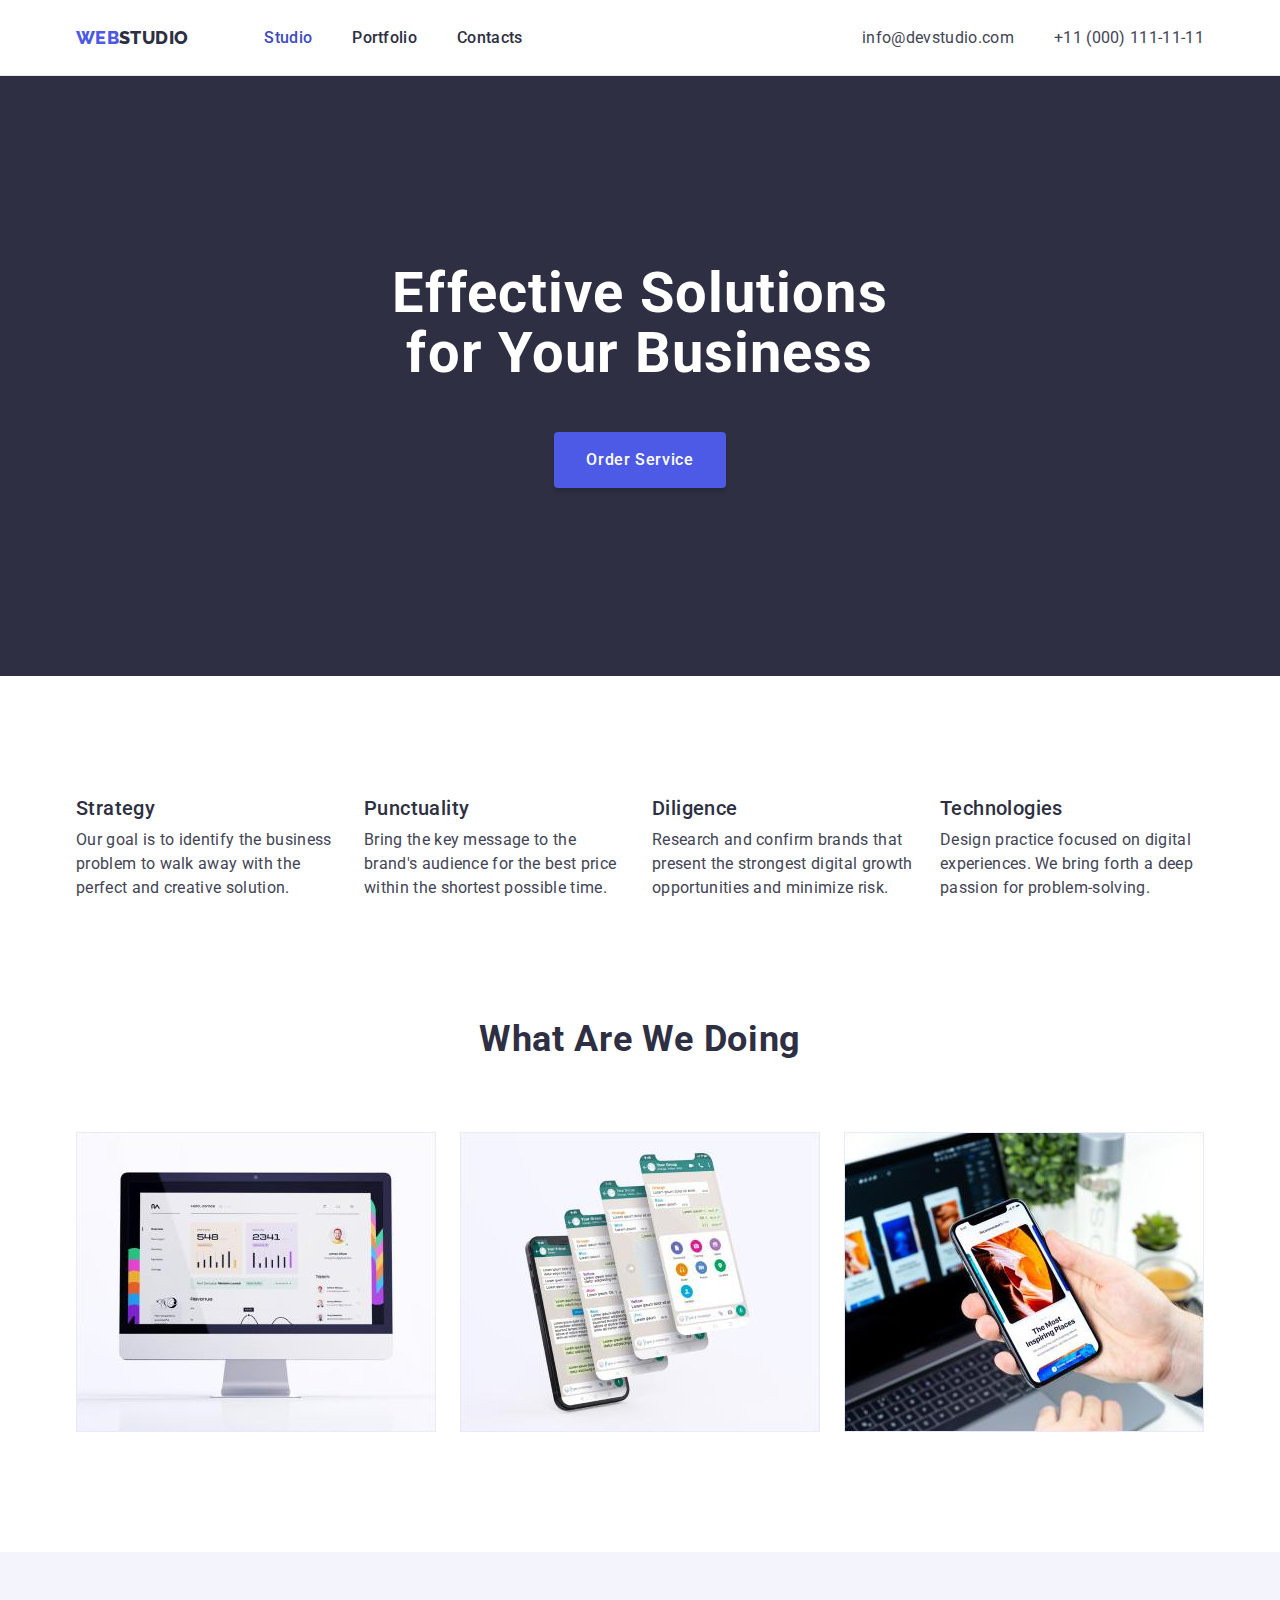
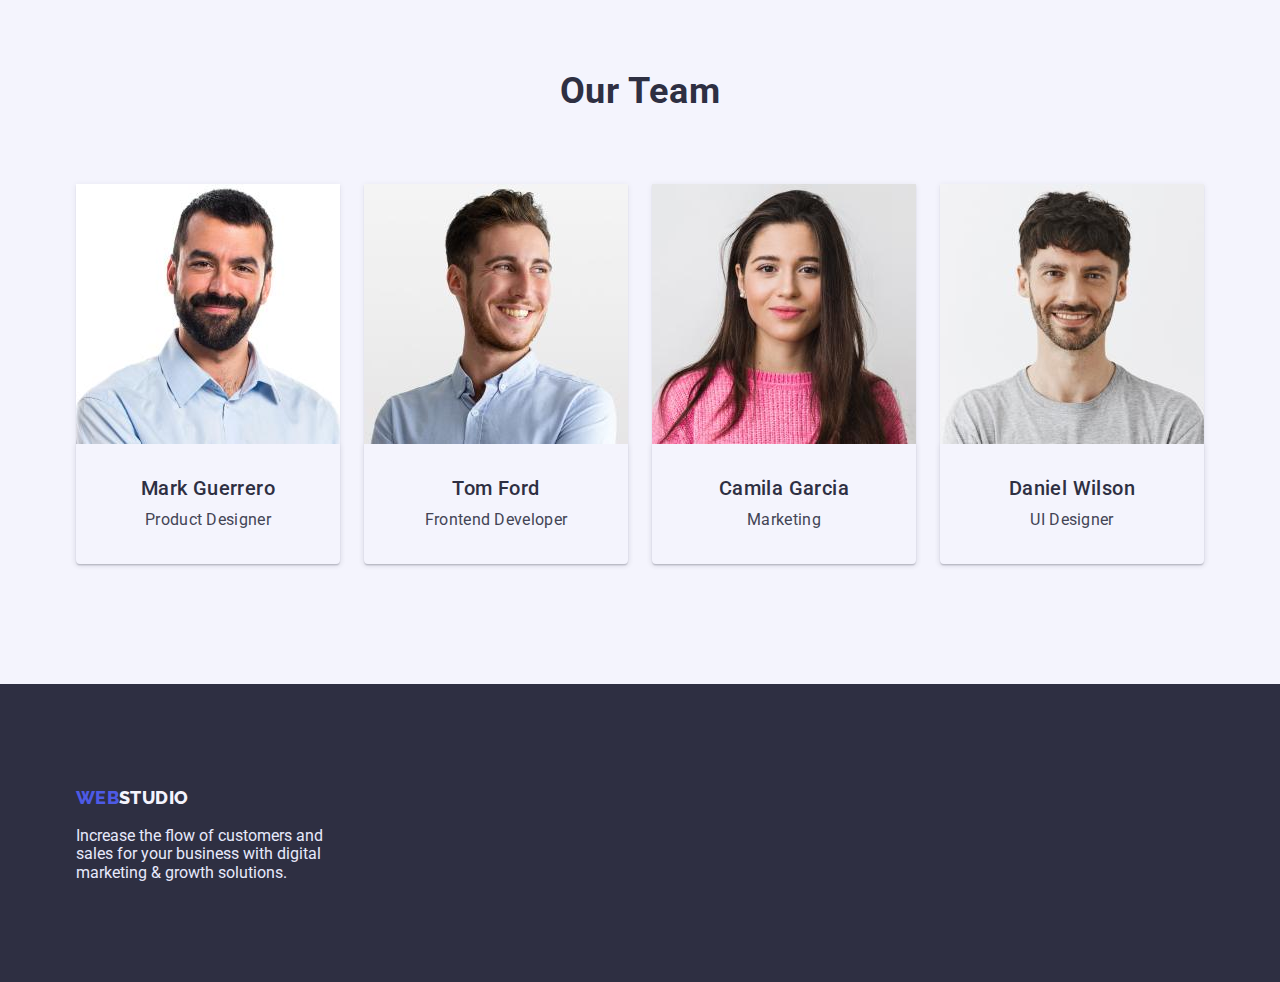
<file: index.html>
<!DOCTYPE html>
<html lang="en">

<head>
    <meta charset="UTF-8" />
    <meta http-equiv="X-UA-Compatible" content="IE=edge" />
    <meta name="viewport" content="width=device-width, initial-scale=1.0" />
    <title>WebStudio</title>
    <link rel="preconnect" href="https://fonts.googleapis.com" />
    <link rel="preconnect" href="https://fonts.gstatic.com" crossorigin />
    <link
        href="https://fonts.googleapis.com/css2?family=Raleway:wght@800&family=Roboto:wght@400;500;700;900&display=swap"
        rel="stylesheet" />
    <link rel="stylesheet" href="https://cdn.jsdelivr.net/npm/modern-normalize@1.1.0/modern-normalize.min.css" />
    <link rel="stylesheet" href="./css/style.css" />
</head>

<body>
    <header class="page-header">
        <div class="container navigation">
            <!--Menu Nav-->
            <nav class="menu">
                <!--Header Logo-->
                <a href="./index.html" class="link logo-part-one">Web<span
                        class="logo-part-two-header">Studio</span></a>

                <ul class="menu-items">
                    <li class="menu-item">
                        <a href="./index.html" class="link nav-link nav-link-active">Studio</a>
                    </li>

                    <li class="menu-item">
                        <a href="./portfolio.html" class="link nav-link">Portfolio</a>
                    </li>
                    <li class="menu-item">
                        <a href="" class="link nav-link">Contacts</a>
                    </li>
                </ul>
            </nav>

            <!--Contacts-->
            <address class="contacts">
                <ul class="contact-items">
                    <li class="contact-item">
                        <a href="mailto:info@devstudio.com" class="link contact-link">info@devstudio.com</a>
                    </li>

                    <li class="contact-item">
                        <a href="tel:+110001111111" class="link contact-link">+11 (000) 111-11-11</a>
                    </li>
                </ul>
            </address>
        </div>
    </header>

    <main>
        <!-- Studio Page Header -->
        <section class="studio-page-header">
            <div class="container">
                <div class="studio-page-header-content">
                    <h1 class="page-header-title">
                        Effective Solutions for Your Business
                    </h1>
                    <button type="button" class="btn page-header-btn">
                        Order Service
                    </button>
                </div>
            </div>
        </section>

        <!--Features-->
        <section class="features section">
            <h2 class="visually-hidden">Features</h2>
            <div class="container">
                <ul class="features-card-items">
                    <li class="features-card-item">
                        <h3 class="card-title">Strategy</h3>
                        <p class="card-descript">
                            Our goal is to identify the business problem to walk away with
                            the perfect and creative solution.
                        </p>
                    </li>

                    <li class="features-card-item">
                        <h3 class="card-title">Punctuality</h3>
                        <p class="card-descript">
                            Bring the key message to the brand's audience for the best price
                            within the shortest possible time.
                        </p>
                    </li>

                    <li class="features-card-item">
                        <h3 class="card-title">Diligence</h3>
                        <p class="card-descript">
                            Research and confirm brands that present the strongest digital
                            growth opportunities and minimize risk.
                        </p>
                    </li>

                    <li class="features-card-item">
                        <h3 class="card-title">Technologies</h3>
                        <p class="card-descript">
                            Design practice focused on digital experiences. We bring forth a
                            deep passion for problem-solving.
                        </p>
                    </li>
                </ul>
            </div>
        </section>
        <!--Direction-->
        <section class="directions">
            <div class="container">
                <h2 class="part-title">What are we doing</h2>

                <ul class="direction-items">
                    <li class="direction-item">
                        <img src="./images/studio/photo1.jpg" alt="Desktop" width="360" height="300" />
                    </li>

                    <li class="direction-item">
                        <img src="./images/studio/photo2.jpg" alt="Mobile" width="360" height="300" />
                    </li>

                    <li class="direction-item">
                        <img src="./images/studio/photo3.jpg" alt="Design" width="360" height="300" />
                    </li>
                </ul>
            </div>
        </section>

        <!--Our Team-->
        <section class="team section">
            <div class="container">
                <h2 class="part-title">Our Team</h2>
                <ul class="team-card-items">
                    <li class="team-card-item">
                        <img src="./images/studio/photo4.jpg" alt="Product Designer Mark Guerrero" width="264"
                            height="260" />
                        <div class="card-wrapper">
                            <h3 class="card-title text-center">Mark Guerrero</h3>
                            <p class="card-descript text-center">Product Designer</p>
                        </div>
                    </li>

                    <li class="team-card-item">
                        <img src="./images/studio/photo5.jpg" alt="Frontend Developer Tom Ford" width="264"
                            height="260" />
                        <div class="card-wrapper">
                            <h3 class="card-title text-center">Tom Ford</h3>
                            <p class="card-descript text-center">Frontend Developer</p>
                        </div>
                    </li>

                    <li class="team-card-item">
                        <img src="./images/studio/photo6.jpg" alt="Marketing Camila Garcia" width="264" height="260" />
                        <div class="card-wrapper">
                            <h3 class="card-title text-center">Camila Garcia</h3>
                            <p class="card-descript text-center">Marketing</p>
                        </div>
                    </li>

                    <li class="team-card-item">
                        <img src="./images/studio/photo7.jpg" alt="UI Designer Daniel Wilson" width="264"
                            height="260" />
                        <div class="card-wrapper">
                            <h3 class="card-title text-center">Daniel Wilson</h3>
                            <p class="card-descript text-center">UI Designer</p>
                        </div>
                    </li>
                </ul>
            </div>
        </section>
    </main>

    <footer class="page-footer">
        <div class="container">
            <div class="footer-container">
                <!--Footer Logo-->
                <a href="./index.html" class="link logo-part-one">Web<span
                        class="logo-part-two-footer">Studio</span></a>

                <p class="footer-descript">
                    Increase the flow of customers and sales for your business with
                    digital marketing & growth solutions.
                </p>
            </div>
        </div>
    </footer>
</body>

</html>
</file>
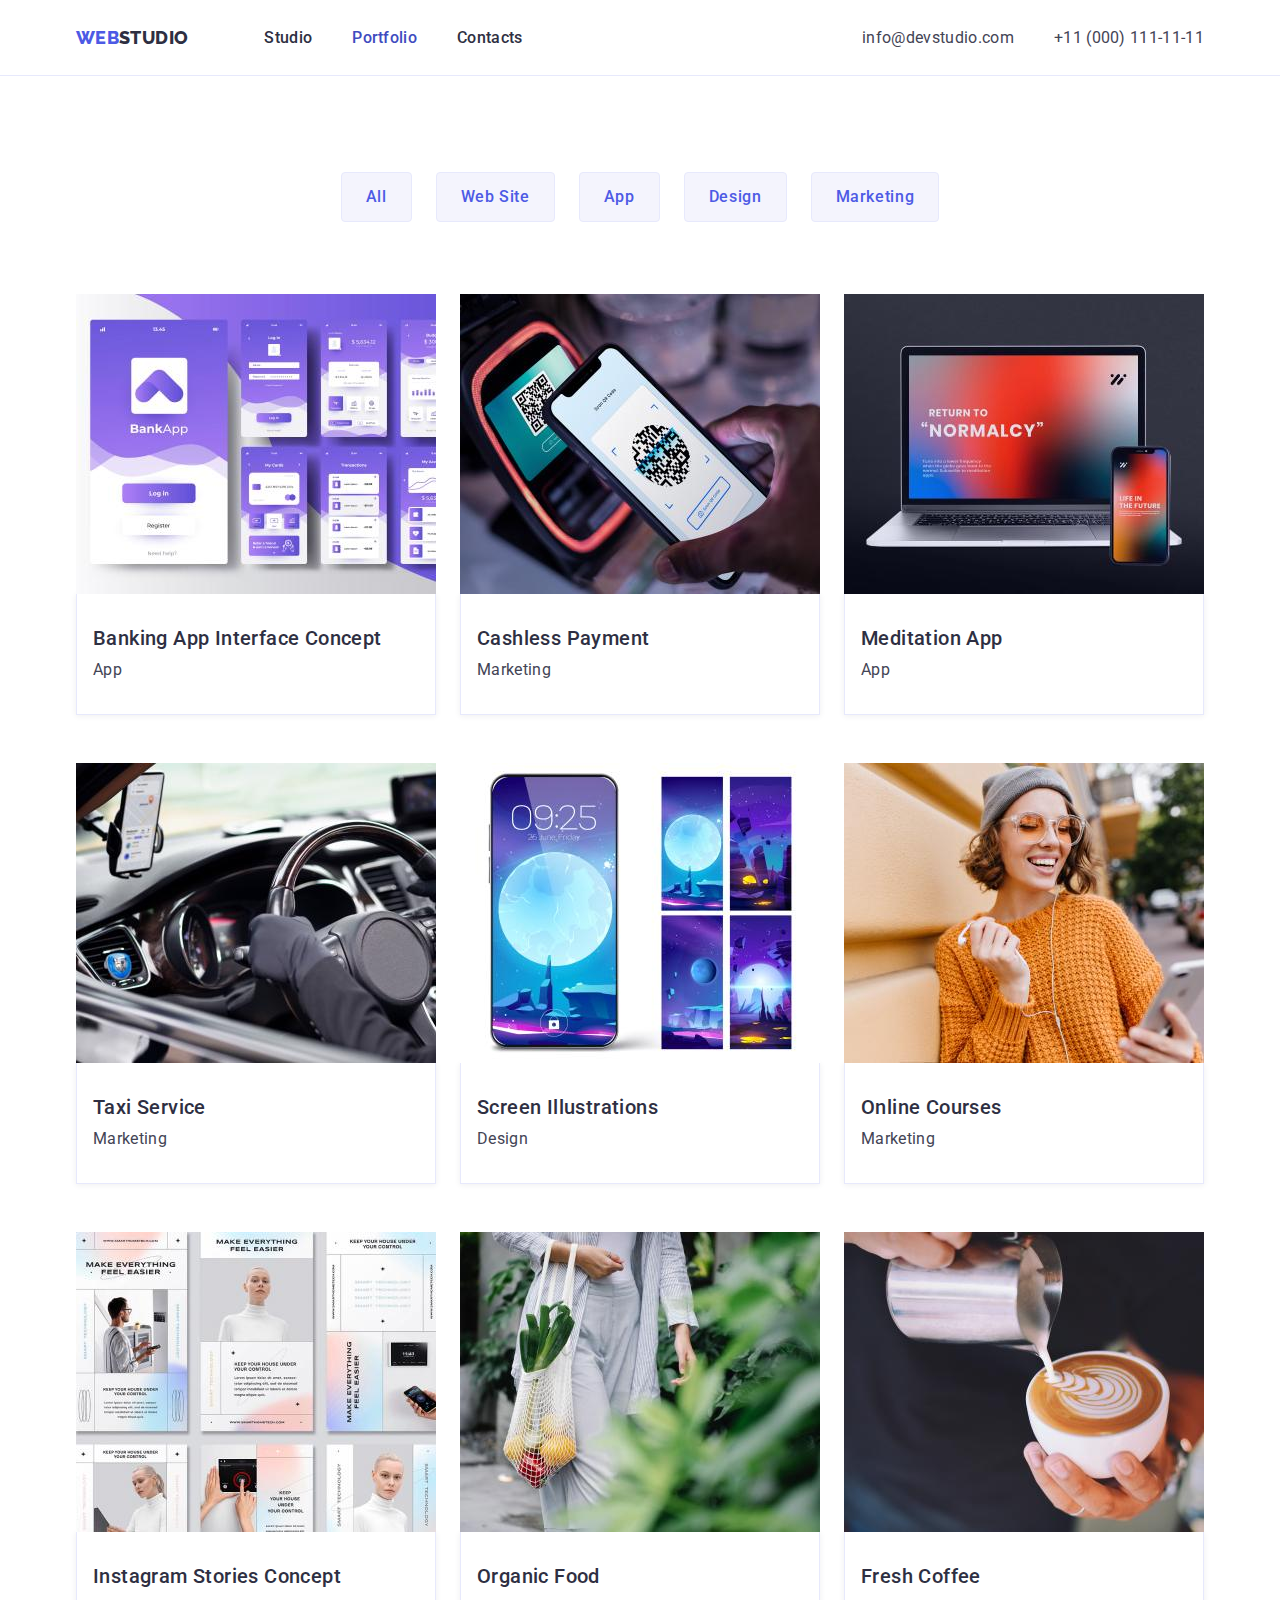
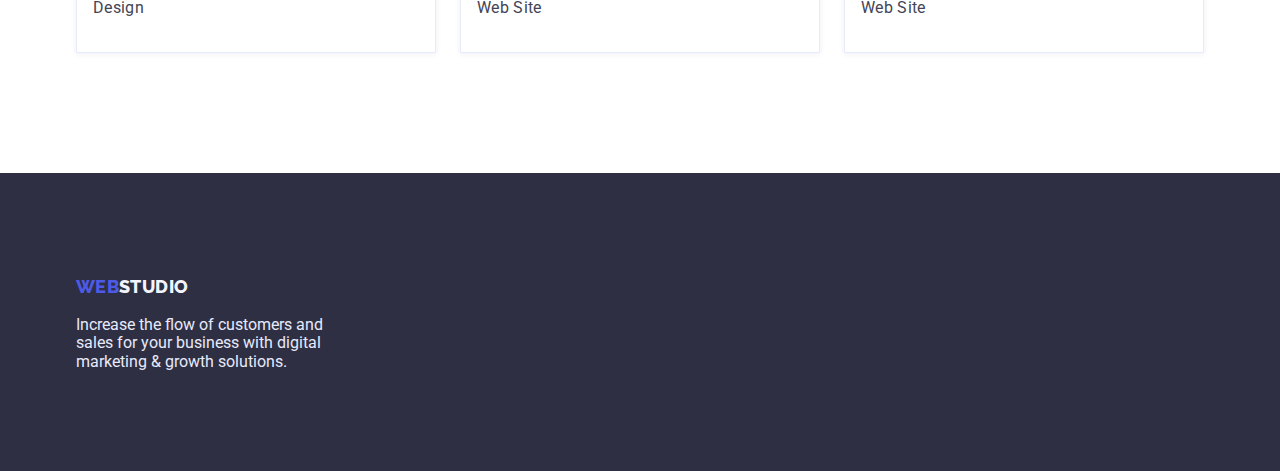
<file: portfolio.html>
<!DOCTYPE html>

<html lang="en">

<head>
    <meta charset="UTF-8" />
    <meta http-equiv="X-UA-Compatible" content="IE=edge" />
    <meta name="viewport" content="width=device-width, initial-scale=1.0" />
    <title>Portfolio</title>

    <link rel="preconnect" href="https://fonts.googleapis.com" />
    <link rel="preconnect" href="https://fonts.gstatic.com" crossorigin />
    <link
        href="https://fonts.googleapis.com/css2?family=Raleway:wght@800&family=Roboto:wght@400;500;700;900&display=swap"
        rel="stylesheet" />

    <link rel="stylesheet" href="https://cdn.jsdelivr.net/npm/modern-normalize@1.1.0/modern-normalize.min.css" />
    <link rel="stylesheet" href="./css/style.css" />
</head>

<body>
    <header class="page-header">
        <div class="container navigation">
            <!--Navigation-->
            <nav class="menu">
                <!--Header Logo-->
                <a href="./index.html" class="link logo-part-one">Web<span
                        class="logo-part-two-header">Studio</span></a>

                <ul class="menu-items">
                    <li class="menu-item">
                        <a href="./index.html" class="link nav-link">Studio</a>
                    </li>

                    <li class="menu-item">
                        <a href="./portfolio.html" class="link nav-link nav-link-active">Portfolio</a>
                    </li>

                    <li class="menu-item">
                        <a href="" class="link nav-link">Contacts</a>
                    </li>
                </ul>
            </nav>

            <!--Contacts-->
            <address class="contacts">
                <ul class="contact-items">
                    <li class="contact-item">
                        <a href="mailto:info@devstudio.com" class="link contact-link">info@devstudio.com</a>
                    </li>

                    <li class="contact-item">
                        <a href="tel:+110001111111" class="link contact-link">+11 (000) 111-11-11</a>
                    </li>
                </ul>
            </address>
        </div>
    </header>

    <main>
        <!--Buttons-->
        <section class="portfolio">
            <div class="container">
                <h1 class="visually-hidden">Portfolio Card</h1>

                <ul class="filter-items">
                    <li class="filter-item">
                        <button type="button" class="btn filter-btn">All</button>
                    </li>
                    <li class="filter-item">
                        <button type="button" class="btn filter-btn">Web Site</button>
                    </li>
                    <li class="filter-item">
                        <button type="button" class="btn filter-btn">App</button>
                    </li>
                    <li class="filter-item">
                        <button type="button" class="btn filter-btn">Design</button>
                    </li>
                    <li class="filter-item">
                        <button type="button" class="btn filter-btn">Marketing</button>
                    </li>
                </ul>

                <!--Portfolio Cards-->
                <ul class="portfolio-card-items">
                    <li class="portfolio-card-item">
                        <a href="#" class="link portfolio-card-link">
                            <img src="./images/portfolio/bank-app.jpg" alt="Banking App Interface Concept" width="360"
                                height="300" />
                            <div class="card-wrapper portfolio-card-border">
                                <h2 class="card-title portfolio-title-link">Banking App Interface Concept</h2>
                                <p class="card-descript">App</p>
                            </div>
                        </a>
                    </li>

                    <li class="portfolio-card-item">
                        <a href="#" class="link portfolio-card-link">
                            <img src="./images/portfolio/cashless.jpg" alt="Cashless Payment" width="360"
                                height="300" />
                            <div class="card-wrapper portfolio-card-border">
                                <h2 class="card-title portfolio-title-link">Cashless Payment</h2>
                                <p class="card-descript">Marketing</p>
                            </div>
                        </a>
                    </li>

                    <li class="link portfolio-card-item">
                        <a href="#" class="link portfolio-card-link">
                            <img src="./images/portfolio/meditaion-app.jpg" alt="Meditation App" width="360"
                                height="300" />
                            <div class="card-wrapper portfolio-card-border">
                                <h2 class="card-title portfolio-title-link">Meditation App</h2>
                                <p class="card-descript">App</p>
                            </div>
                        </a>
                    </li>

                    <li class="portfolio-card-item">
                        <a href="#" class="link portfolio-card-link">
                            <img src="./images/portfolio/taxi-car.jpg" alt="Taxi Service" width="360" height="300" />
                            <div class="card-wrapper portfolio-card-border">
                                <h2 class="card-title portfolio-title-link">Taxi Service</h2>
                                <p class="card-descript">Marketing</p>
                            </div>
                        </a>
                    </li>

                    <li class="portfolio-card-item">
                        <a href="#" class="link portfolio-card-link">
                            <img src="./images/portfolio/screen-iillustrations.jpg" alt="Screen Illustrations"
                                width="360" height="300" />
                            <div class="card-wrapper portfolio-card-border">
                                <h2 class="card-title portfolio-title-link">Screen Illustrations</h2>
                                <p class="card-descript">Design</p>
                            </div>
                        </a>
                    </li>

                    <li class="portfolio-card-item">
                        <a href="#" class="link portfolio-card-link">
                            <img src="./images/portfolio/online-courses.jpg" alt="Online Courses" width="360"
                                height="300" />
                            <div class="card-wrapper portfolio-card-border">
                                <h2 class="card-title portfolio-title-link">Online Courses</h2>
                                <p class="card-descript">Marketing</p>
                            </div>
                        </a>
                    </li>

                    <li class="portfolio-card-item">
                        <a href="#" class="link portfolio-card-link">
                            <img src="./images/portfolio/instastories.jpg" alt="Instagram Stories Concept" width="360"
                                height="300" />
                            <div class="card-wrapper portfolio-card-border">
                                <h2 class="card-title portfolio-title-link">Instagram Stories Concept</h2>
                                <p class="card-descript">Design</p>
                            </div>
                        </a>
                    </li>

                    <li class="portfolio-card-item">
                        <a href="#" class="link portfolio-card-link">
                            <img src="./images/portfolio/organic-food.jpg" alt="Organic Food" width="360"
                                height="300" />
                            <div class="card-wrapper portfolio-card-border">
                                <h2 class="card-title portfolio-title-link">Organic Food</h2>
                                <p class="card-descript">Web Site</p>
                            </div>
                        </a>
                    </li>

                    <li class="portfolio-card-item">
                        <a href="#" class="link portfolio-card-link">
                            <img src="./images/portfolio/fresh-coffee.jpg" alt="Fresh Coffee" width="360"
                                height="300" />
                            <div class="card-wrapper portfolio-card-border">
                                <h2 class="card-title portfolio-title-link">Fresh Coffee</h2>
                                <p class="card-descript">Web Site</p>
                            </div>
                        </a>
                    </li>
                </ul>
            </div>
        </section>
    </main>

    <footer class="page-footer">
        <div class="container">
            <div class="footer-container">
                <!--Footer Logo-->
                <a href="./index.html" class="link logo-part-one">Web<span
                        class="logo-part-two-footer">Studio</span></a>

                <p class="footer-descript">
                    Increase the flow of customers and sales for your business with
                    digital marketing & growth solutions.
                </p>
            </div>
        </div>
    </footer>
</body>

</html>
</file>
<file: css/style.css>
:root {
    /*-----Fonts----*/

    --main-font-roboto: 'Roboto', sans-serif;
    --main-font-raleway: 'Raleway', sans-serif;

    /*--------Colors--------*/
    --body-background-color: #ffffff;
    --slate-color: #434455;
    --navy-blue-color: #2E2F42;
    --ocean-color: #404BBF;
    --iris-color: #4D5AE5;
    --cloud-color: #F4F4FD;
    --cornflower-color: #E7E9FC
}

body {
    font-family:var(--main-font-roboto);
    color: var(--navy-blue-color);
    background-color: var(--body-background-color);
}

h1,
h2,
h3,
p {
    margin-top: 0;
    margin-bottom: 0;
}

ul {
    margin-top: 0;
    margin-bottom: 0;
    padding-left: 0;
    list-style: none;
}

img {
    display: block;
}

/*---------Logo---------*/
.logo-part-one {
    color: var(--iris-color);
    font-family: var(--main-font-raleway);
    font-weight: 800;
    font-size: 18px;
    line-height: 1.17;
    text-transform: uppercase;
    letter-spacing: 0.03em;
}

.logo-part-two-header {
    color: var(--navy-blue-color);
}

.logo-part-two-footer {
    color: var(--cloud-color);
}

.page-header {
    padding-top: 24px;
    padding-bottom: 24px;
    border-bottom: 1px solid var(--cornflower-color);
}

/*---------Navigation-----------*/
.navigation {
    display: flex;
    align-items: center;
}

.nav-link {
    font-weight: 500;
    color: var(--navy-blue-color);
}

.nav-link-active {
    color: var(--ocean-color);
}

/*--------Menu---------*/
.menu {
    display: flex;
    align-items: center;
}

.menu-items {
    display: flex;
    margin-left: 76px;
}

.contact-link {
    color: var(--slate-color);
}

.contact-items {
    display: flex;
    align-items: center;
}

.contact-items,
.menu-items {
    gap: 40px;
}

/*----------Studio Page Header---------*/
.studio-page-header {
    background-color: var(--navy-blue-color);
    padding-top: 188px;
    padding-bottom: 188px;
}

.studio-page-header-content {
    width: 496px;
    margin-left: auto;
    margin-right: auto;
}

.page-header-title {
    font-weight: 700;
    font-size: 56px;
    line-height: 1.07;
    letter-spacing: 0.02em;
    color: var(--body-background-color);
    text-align: center;
}

/*-----------Footer------------*/
.page-footer {
    background-color: var(--navy-blue-color);
    padding-top: 100px;
    padding-bottom: 100px;
}

.footer-descript {
    color: var(--cornflower-color);
    margin-top: 16px;
}

.footer-container {
    width: 264px;
}

/*-----------Links------------*/
.link {
    text-decoration: none;
    line-height: 1.5;
    letter-spacing: 0.02em;
}

.link:hover,
.link:focus {
    color: var(--ocean-color);
}

.contacts {
    font-style: normal;
    margin-left: auto;
}

/*-----------Buttons---------*/
.btn {
    cursor: pointer;
    font-weight: 500;
    line-height: 1.5;
    letter-spacing: 0.04em;
    border-radius: 4px;
}

.page-header-btn:hover,
.page-header-btn:focus {
    background-color: var(--ocean-color);
}

.page-header-btn {
    font-size: 16px;
    color: var(--body-background-color);
    background-color: var(--iris-color);
    box-shadow: 0px 4px 4px rgba(0, 0, 0, 0.15);
    padding: 16px 32px;
    margin-top: 48px;
    margin-left: auto;
    margin-right: auto;
    display: block;
    border: none;
}

/*-------Features Section--------*/
.features-card-items {
    display: flex;
    flex-wrap: wrap;
}

.features-card-item {
    width: 264px;
}

.features-card-items,
.direction-items,
.team-card-items,
.filter-items {
    gap: 24px;
}

/*------------Directions Section------------- */
.directions {
    padding-bottom: 120px;
}

.direction-items {
    display: flex;
    flex-wrap: wrap;
    margin-top: 72px;
}

.direction-item {
    flex-basis: calc((100% - 2 * 24px) / 3);
}

/*-----Teams Section-----*/
.team {
    background-color: var(--cloud-color);
}

.team-card-items {
    display: flex;
    flex-wrap: wrap;
    margin-top: 72px;
}

.team-card-item {
    box-shadow: 0px 1px 6px rgba(46, 47, 66, 0.08), 0px 1px 1px rgba(46, 47, 66, 0.16), 0px 2px 1px rgba(46, 47, 66, 0.08);
    border-radius: 0px 0px 4px 4px;
    flex-basis: calc((100% - 3 * 24px) / 4);
}

/*------------Portfolio Section---------*/

.filter-btn {
    font-size: 16px;
    color: var(--iris-color);
    background-color: var(--cloud-color);
    border: 1px solid var(--cornflower-color);
    padding: 12px 24px;
}

.filter-btn:hover,
.filter-btn:focus {
    color: var(--body-background-color);
    background-color: var(--ocean-color);
    box-shadow: 0px 3px 1px rgba(0, 0, 0, 0.1), 0px 2px 1px rgba(0, 0, 0, 0.08), 0px 2px 2px rgba(0, 0, 0, 0.12);
}

.filter-items {
    display: flex;
    flex-wrap: wrap;
    justify-content: center;
}

.portfolio {
    padding-top: 96px;
    padding-bottom: 120px;
}

.portfolio-card-items {
    display: flex;
    flex-wrap: wrap;
    margin-top: 72px;
    gap: 48px 24px;
}

.portfolio-card-item {
    background-color: var(--body-background-color);
    flex-basis: calc((100% - 2 * 24px) / 3);
}

.portfolio-card-link {
    display: block;
    width: 100%;
    height: 100%;
}

.portfolio-title-link {
    color: var(--navy-blue-color);
}

.portfolio-card-border {
    border-left: 1px solid var(--cornflower-color);
    border-right: 1px solid var(--cornflower-color);
    border-bottom: 1px solid var(--cornflower-color);
}

/*---Cards---*/
.card-wrapper {
    padding: 32px 16px;
    box-shadow: 0px 1px 6px rgb(46 47 66 / 8%);
}

.card-title {
    font-weight: 500;
    font-size: 20px;
    line-height: 1.2;
    letter-spacing: 0.02em;
}

.card-descript {
    line-height: 1.5;
    letter-spacing: 0.02em;
    color: var(--slate-color);
    margin-top: 8px;
}


.part-title {
    font-weight: 700;
    font-size: 36px;
    line-height: 1.11;
    letter-spacing: 0.02em;
    text-transform: capitalize;
    text-align: center;
}

/*--Скрытый заголовок--*/
.visually-hidden {
    position: absolute;
    white-space: nowrap;
    width: 1px;
    height: 1px;
    overflow: hidden;
    border: 0;
    padding: 0;
    clip: rect(0 0 0 0);
    clip-path: inset(50%);
    margin: -1px;
}

/*------------*/
.container {
    width: 1158px;
    padding-left: 15px;
    padding-right: 15px;
    margin-left: auto;
    margin-right: auto;
}

.text-center {
    text-align: center;
}

.section {
    padding-top: 120px;
    padding-bottom: 120px;
}
</file>
